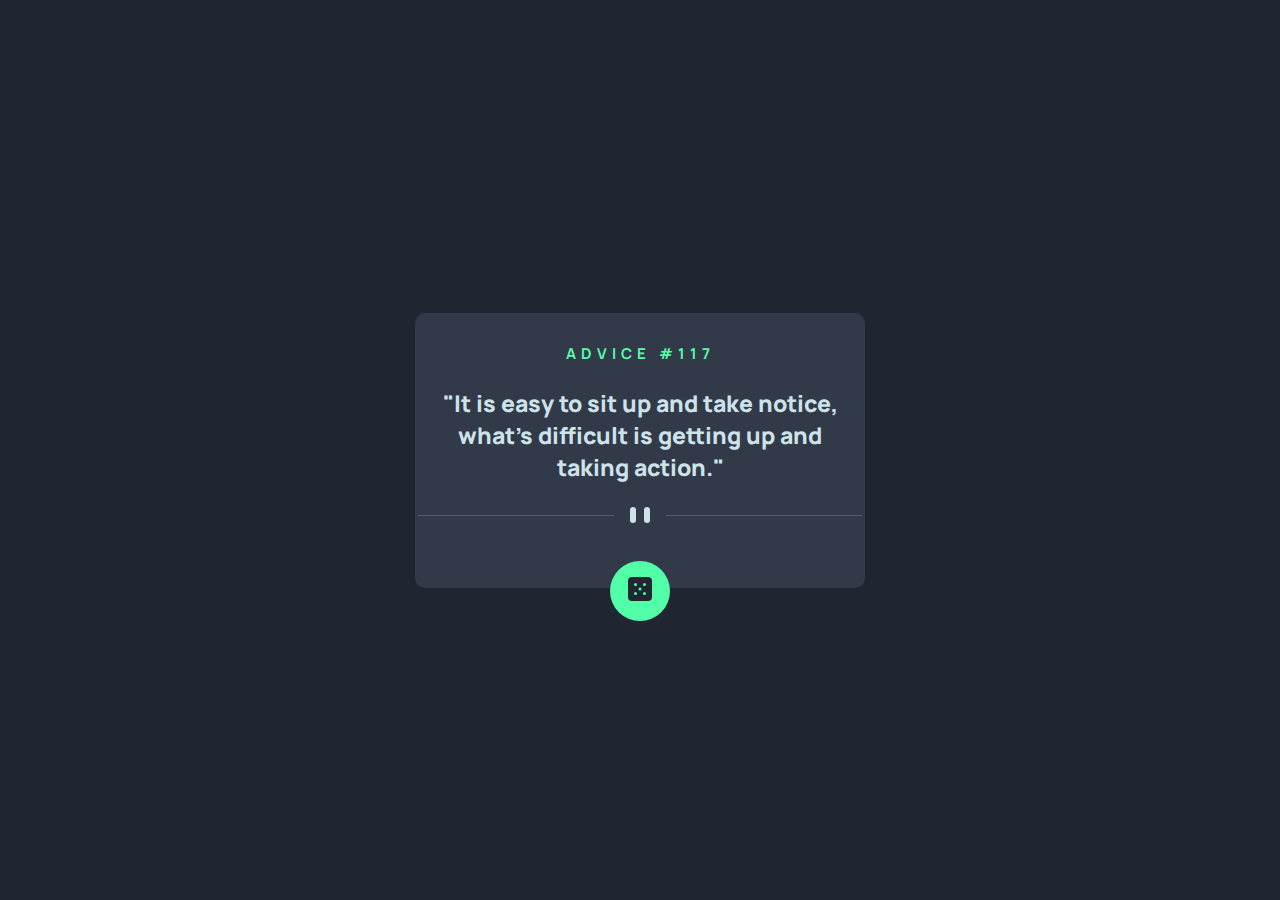
<file: advice-generator-app-main/index.html>
<!DOCTYPE html>
<html lang="en">

<head>
  <meta charset="UTF-8">
  <meta name="viewport" content="width=device-width, initial-scale=1.0">
  <meta name="description" content="Advice generator app">
  <link rel="icon" type="image/png" sizes="32x32" href="./src/images/favicon-32x32.png">
  <link rel="stylesheet" href="./src/css/reset.css">
  <link rel="stylesheet" href="./src/css/style.css">
  <title>Frontend Mentor | Advice generator app</title>
</head>

<body>
  <main class="card">
    <h2 class="advice-id">Advice #117</h2>
    <p class="advice-text">"It is easy to sit up and take notice, what's difficult is getting up and taking action."</p>
    <picture>
      <source media="(min-width: 465px)" srcset="./src/images/pattern-divider-desktop.svg">
      <img src="./src/images/pattern-divider-mobile.svg" alt="divider">
    </picture>

    <button class="dice">
      <img src="./src/images/icon-dice.svg" alt="dice icon">
    </button>
  </main>
</body>

</html>
</file>
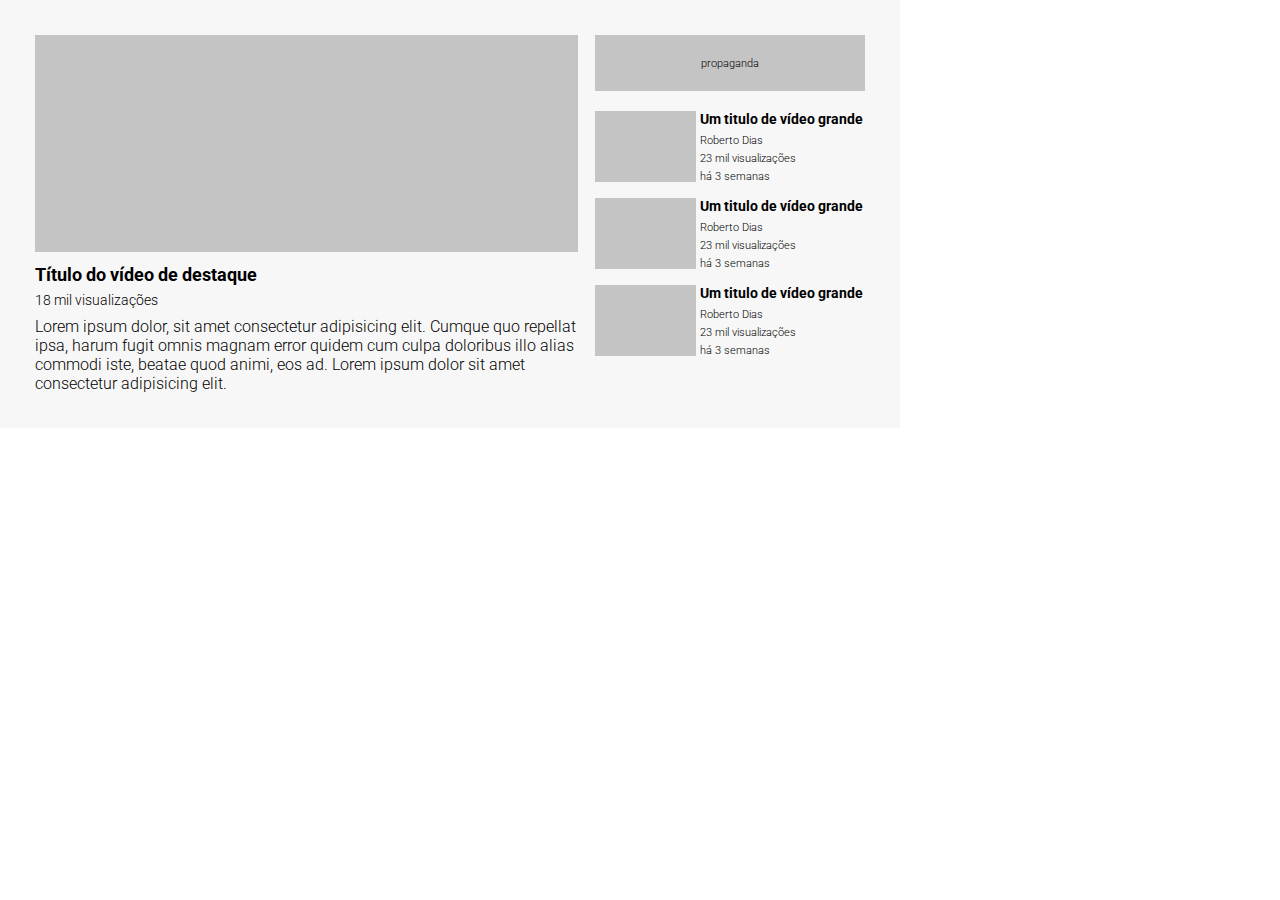
<file: exercicio-css-avancado-grid-site-estilo-youtube/index.html>
<!DOCTYPE html>
<html lang="en">

<head>
    <meta charset="UTF-8">
    <meta name="viewport" content="width=device-width, initial-scale=1.0">
    <title>Desafio CSS Avançado - Grid</title>

    <link rel="stylesheet" href="reset.css">
    <link rel="stylesheet" href="style.css">
</head>

<body>
    <main class="container">
        <section class="destaque">
            <div class="player"></div>
            <h1 class="video-titulo">Título do vídeo de destaque</h1>
            <p class="video-views">18 mil visualizações</p>
            <p class="video-descricao">Lorem ipsum dolor, sit amet consectetur adipisicing elit. Cumque quo repellat ipsa, harum fugit omnis magnam error quidem cum culpa doloribus illo alias commodi iste, beatae quod animi, eos ad. Lorem ipsum dolor sit amet consectetur adipisicing elit.</p>
        </section>
        <aside>
            <div class="anuncio">
                <p>propaganda</p>
            </div>
            <div class="recomendados">
                <div class="video-recomendado">
                    <div class="video-recomendado-thumb"></div>
                    <div class="video-recomendado-info">
                        <h2 class="video-recomendado-titulo">Um titulo de vídeo grande</h2>
                        <p class="video-recomendado-nome-canal">Roberto Dias</p>
                        <p class="video-recomendado-views">23 mil visualizações</p>
                        <p class="video-recomendado-data">há 3 semanas</p>
                    </div>
                </div>
                <div class="video-recomendado">
                    <div class="video-recomendado-thumb"></div>
                    <div class="video-recomendado-info">
                        <h2 class="video-recomendado-titulo">Um titulo de vídeo grande</h2>
                        <p class="video-recomendado-nome-canal">Roberto Dias</p>
                        <p class="video-recomendado-views">23 mil visualizações</p>
                        <p class="video-recomendado-data">há 3 semanas</p>
                    </div>
                </div>
                <div class="video-recomendado">
                    <div class="video-recomendado-thumb"></div>
                    <div class="video-recomendado-info">
                        <h2 class="video-recomendado-titulo">Um titulo de vídeo grande</h2>
                        <p class="video-recomendado-nome-canal">Roberto Dias</p>
                        <p class="video-recomendado-views">23 mil visualizações</p>
                        <p class="video-recomendado-data">há 3 semanas</p>
                    </div>
                </div>
            </div>
        </aside>
    </main>
</body>
</html>
</file>
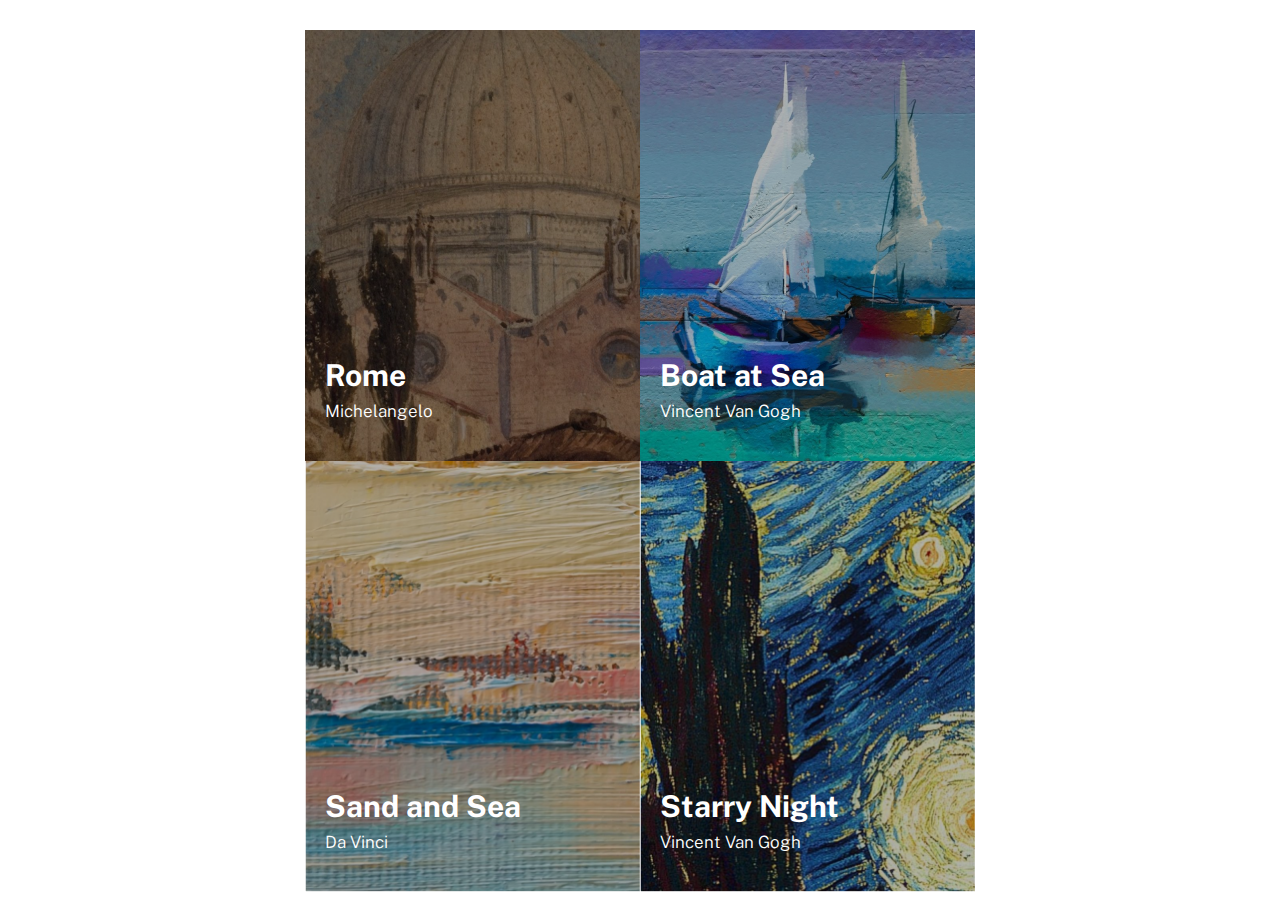
<file: lista-imagens-pinturas/index.html>
<!DOCTYPE html>
<html lang="en">

<head>
    <meta charset="UTF-8">
    <meta name="viewport" content="width=device-width, initial-scale=1.0">
    <title>Galeria de Pinturas</title>

    <link rel="stylesheet" href="src/css/reset.css">
    <link rel="stylesheet" href="./src/css/style.css">
    <link rel="stylesheet" href="./src/css/responsive.css">
    
</head>

<body>
    <main>
        <section class="pinturas">
            <div class="pintura">
                <img src="./src/img/rome.png" alt="Rome by Michelangelo">
                <div class="informacoes">
                    <h2 class="titulo">Rome</h2>
                    <h3 class="subtitulo">Michelangelo</h3>
                </div>
            </div>

            <div class="pintura">
                <img src="./src/img/boat.png" alt="Boat at Sea by Vincent Van Gogh">
                <div class="informacoes">
                    <h2 class="titulo">Boat at Sea</h2>
                    <h3 class="subtitulo">Vincent Van Gogh</h3>
                </div>
            </div>

            <div class="pintura">
                <img src="./src/img/sand-and-sea.png" alt="Sand and Sea by Da Vinci">
                <div class="informacoes">
                    <h2 class="titulo">Sand and Sea</h2>
                    <h3 class="subtitulo">Da Vinci</h3>
                </div>
            </div>

            <div class="pintura">
                <img src="./src/img/starry-night.png" alt="Starry Night by Vincent Van Gogh">
                <div class="informacoes">
                    <h2 class="titulo">Starry Night</h2>
                    <h3 class="subtitulo">Vincent Van Gogh</h3>
                </div>
            </div>
        </section>
    </main>
</body>

</html>
</file>
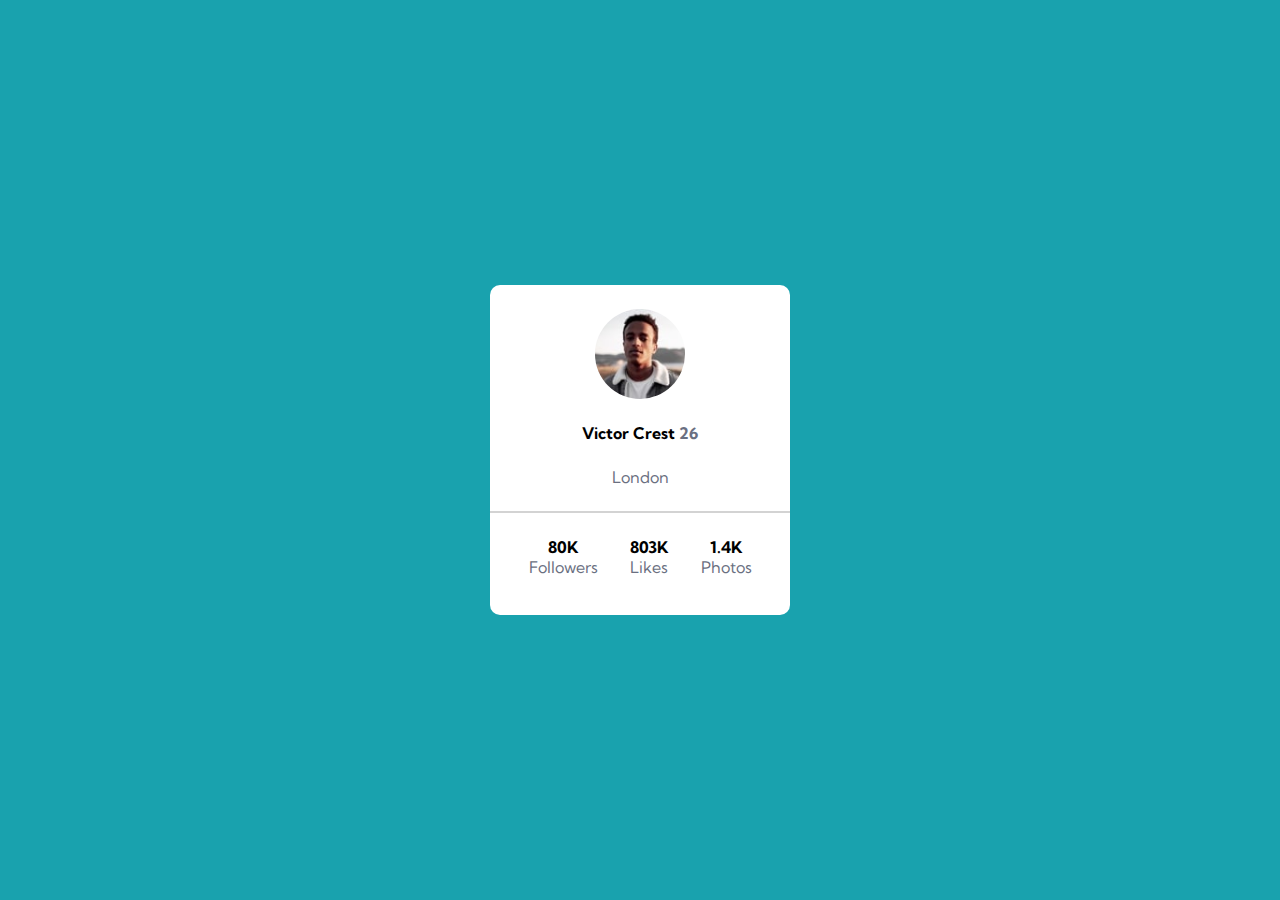
<file: profile-card-component-main/index.html>
<!DOCTYPE html>
<html lang="en">
<head>
  <meta charset="UTF-8">
  <meta name="viewport" content="width=device-width, initial-scale=1.0">
  <meta name="description" content="Profile card">
  <link rel="icon" type="image/png" sizes="32x32" href="./src/images/favicon-32x32.png">
  <link rel="stylesheet" href="./src/css/reset.css">
  <link rel="stylesheet" href="./src/css/style.css">
  <title>Frontend Mentor | Profile card component</title>
</head>
<body>
    <div class="card">
      <img src="./src/images/image-victor.jpg" alt="Profile image" class="profile-image">
  
      <div class="name-and-age">
        <p class="name">Victor Crest <span class="age">26</span></p>
      </div>

      <div class="local">
        <p>London</p>
      </div>

      <div class="numbers">
        <div>
          <p name="followers">80K</p>
          <label for="followers">Followers</label>
        </div>
        <div>
          <p name="likes">803K</p>
          <label for="likes">Likes</label>
        </div>
        <div>
          <p name="photos">1.4K</p>
          <label for="photos">Photos</label>
        </div>
      </div>
    </div>
</body>
</html>
</file>
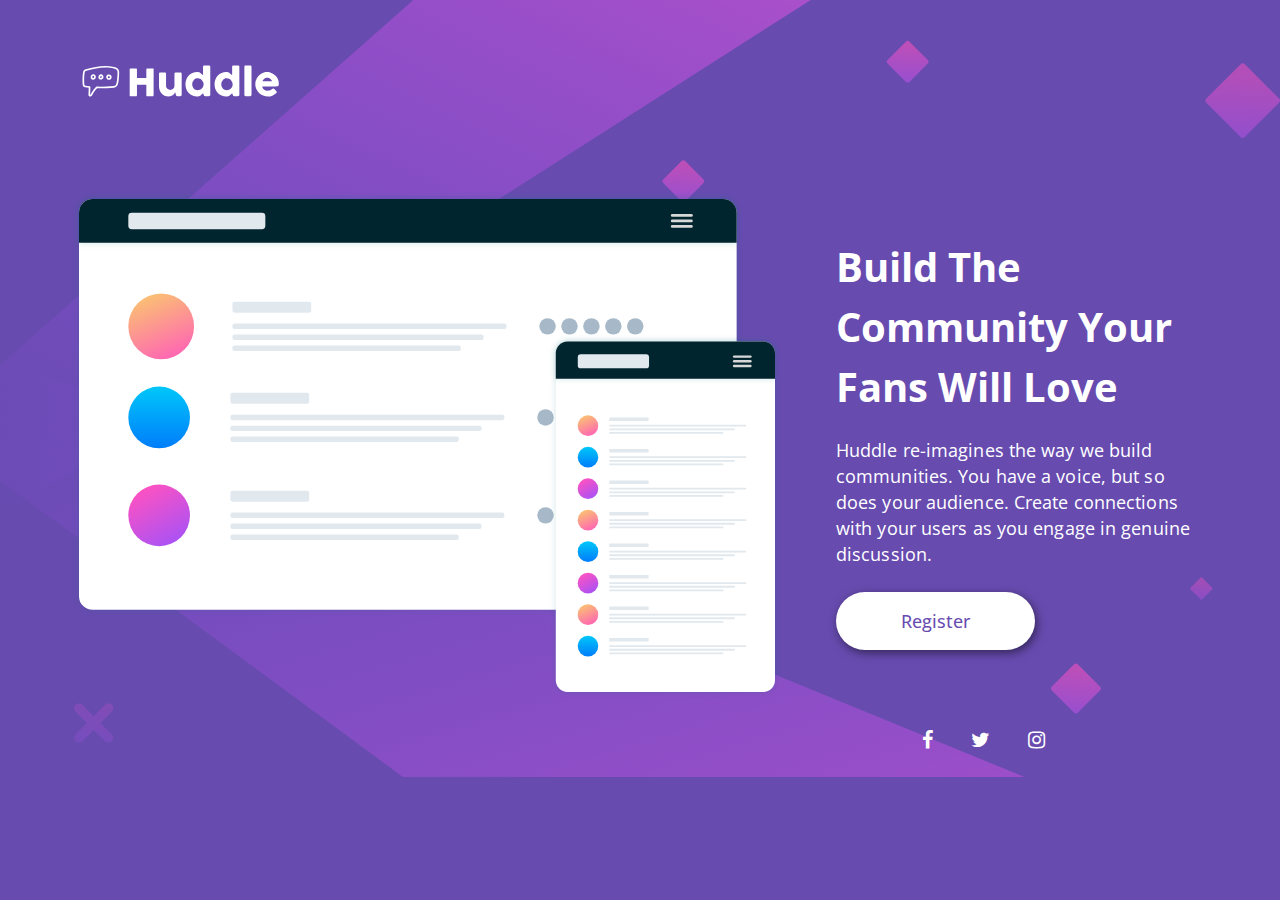
<file: projeto-huddle-base/index.html>
<!DOCTYPE html>
<html lang="en">

<head>
  <meta charset="UTF-8">
  <meta name="viewport" content="width=device-width, initial-scale=1.0">

  <link rel="icon" type="image/png" sizes="32x32" href="./images/favicon-32x32.png">

  <link rel="stylesheet" href="./src/css/reset.css">
  <link rel="stylesheet" href="./src/css/estilos.css">
  <link rel="stylesheet" href="./src/css/responsivo.css">

  <link rel="preconnect" href="https://fonts.googleapis.com">
  <link rel="preconnect" href="https://fonts.gstatic.com" crossorigin>
  <link
    href="https://fonts.googleapis.com/css2?family=Open+Sans:ital,wght@0,300..800;1,300..800&family=Poppins:ital,wght@0,100;0,200;0,300;0,400;0,500;0,600;0,700;0,800;0,900;1,100;1,200;1,300;1,400;1,500;1,600;1,700;1,800;1,900&display=swap"
    rel="stylesheet">

  <link rel="stylesheet" href="https://cdnjs.cloudflare.com/ajax/libs/font-awesome/4.7.0/css/font-awesome.min.css">

  <title>Frontend Mentor | Huddle landing page with single introductory section</title>
  </style>
</head>

<body>
  <div class="container">
    <header>
      <img src="./src/images/logo.svg" alt="huddle logo" class="logo">
    </header>
    <main>
      <div class="mockup">
        <img src="./src/images/illustration-mockups.svg" alt="">
      </div>
      <div class="info">
        <h1 class="title">Build The Community Your Fans Will Love</h1>
        <p class="text">Huddle re-imagines the way we build communities. You have a voice, but so does your audience.
          Create connections with your users as you engage in genuine discussion.</p>
        <a href="#" class="button">Register</a>
      </div>
    </main>
    <footer>
      <a href="#"><i class="fa fa-facebook"></i></a>
      <a href="#"><i class="fa fa-twitter"></i></a>
      <a href="#"><i class="fa fa-instagram"></i></a>
    </footer>
  </div>
</body>

</html>
</file>
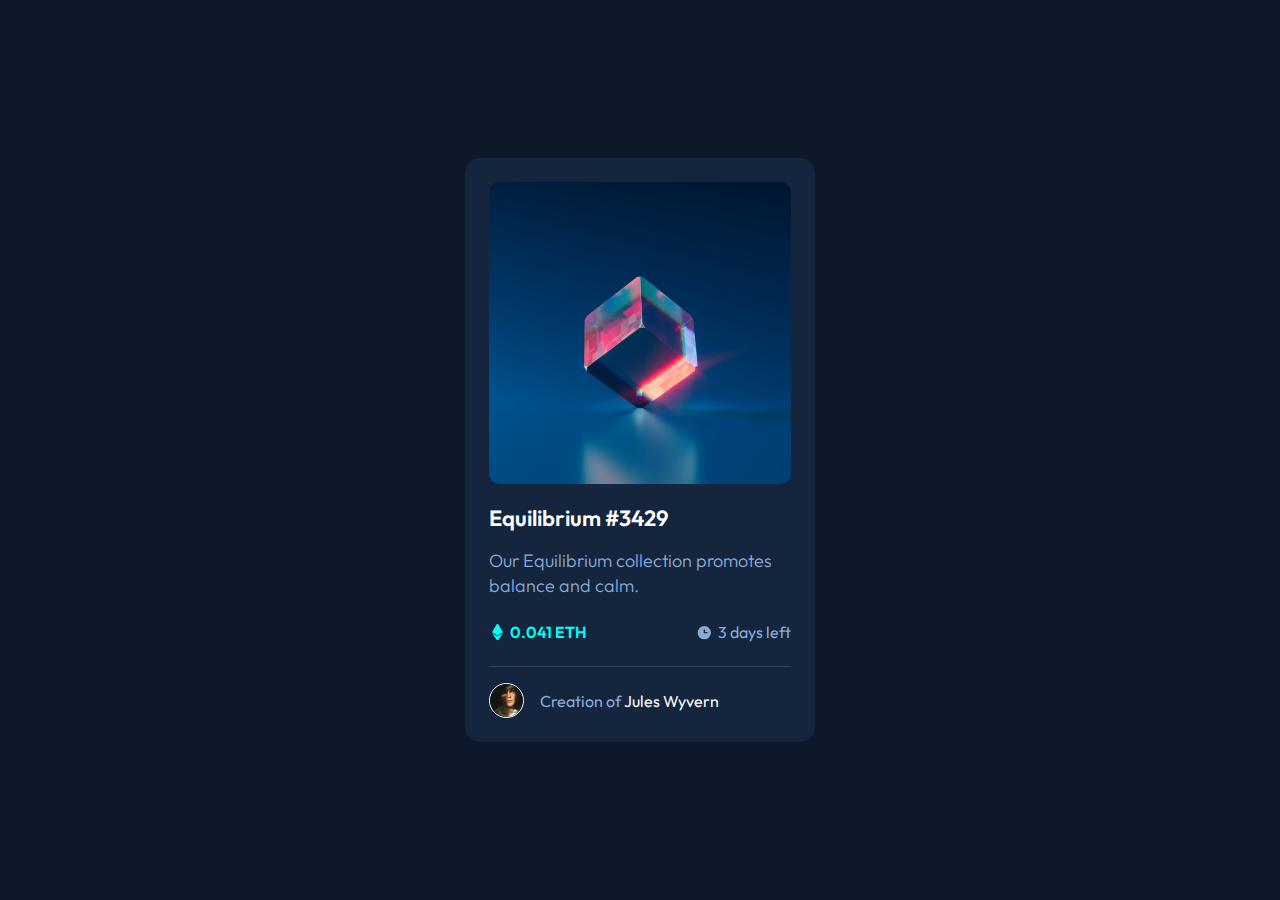
<file: WORKSHOP-NFT/index.html>
<!DOCTYPE html>
<html lang="en">

<head>
    <meta charset="UTF-8">
    <meta name="viewport" content="width=device-width, initial-scale=1.0">
    <meta name="description" content="NFT preview card component">
    <title>NFT preview card component</title>
    <link rel="shortcut icon" href="./src/images/favicon-32x32.png" type="image/x-icon">
    <link rel="stylesheet" href="./src/css/reset.css">
    <link rel="stylesheet" href="./src/css/variables.css">
    <link rel="stylesheet" href="./src/css/styles.css">
</head>

<body>
    <main class="container">
        <div class="nft-card">
            <a href="#" class="image-link">
                <img src="./src/images/image-equilibrium.jpg" alt="equilibrium nft image" class="image">
            </a>
            <a href="#" class="title-link">
                <h2 class="title">Equilibrium #3429</h2>
            </a>
            <p class="about">Our Equilibrium collection promotes balance and calm.</p>
            <div class="info">
                <p class="price">0.041 ETH</p>
                <p class="days-left">3 days left</p>
            </div>
            <div class="creator">
                <img class="avatar" src="./src/images/image-avatar.png" alt="avatar">
                <p class="text">Creation of <a href="#" class="name">Jules Wyvern</a></p>
            </div>
        </div>
    </main>
</body>

</html>
</file>
<file: advice-generator-app-main/src/css/style.css>
@import url('https://fonts.googleapis.com/css2?family=Manrope:wght@200..800&display=swap');

:root {
    --text-font: "Manrope", sans-serif;
    --text-color: hsl(193, 38%, 86%);
    --dice-color: hsl(150, 100%, 66%);
    --dice-color-hover: #53FFAB;
    --card-color: hsl(217, 19%, 24%);
    --body-color: hsl(218, 23%, 16%);
}

body {
    background-color: var(--body-color);
    font-family: var(--text-font);
    font-weight: 800;
    display: flex;
    justify-content: center;
    align-items: center;
    min-height: 100vh;
}

.card {
    display: flex;
    flex-direction: column;
    align-items: center;
    background-color: var(--card-color);
    border-radius: 10px;
    max-width: 450px;
}

.card .advice-id {
    color: var(--dice-color);
    text-transform: uppercase;
    letter-spacing: 5px;
    font-size: 15px;
    margin-top: 30px;
}

.card .advice-text {
    color: var(--text-color);
    font-size: 23px;
    text-align: center;
    padding: 23px;
}

.card picture img {
    width: 100%;
}

.card .dice {
    background-color: var(--dice-color);
    width: 60px;
    height: 60px;
    border-radius: 360px;
    border: none;
    transform: translateY(55%);
}

.card .dice:hover{
    cursor: pointer;
    box-shadow: 0 5px 15px var(--dice-color);
}

@media (max-width: 768px) {
    .card {
        max-width: 350px;
    }
  }
</file>
<file: exercicio-css-avancado-grid-site-estilo-youtube/style.css>
@import url('https://fonts.googleapis.com/css2?family=Roboto:ital,wght@0,100;0,300;0,400;0,500;0,700;0,900;1,100;1,300;1,400;1,500;1,700;1,900&display=swap');

html{
    font-family: "Roboto", sans-serif;
    font-size: 11px;
    font-weight: 300;
}

.container{
    background-color: #F7F7F7;
    max-width: 900px;
    display: grid;
    grid-template-areas: "destaque anuncio" "destaque sugeridos";
    grid-template-columns: 1fr 270px;
    grid-template-rows: 56px 1fr;
    gap: 17px;
    padding: 35px;
}

.player, .anuncio, .video-recomendado-thumb{
    background-color: #C4C4C4;
}

.destaque{
    grid-area: destaque;
}

.player{
    width: 543px;
    height: 217px;
    margin-bottom: 12px;
}

.video-titulo{
    font-size: 18px;
    font-weight: 700;
    margin-bottom: 7px;
}

.video-views{
    font-size: 14px;
    font-weight: 300;
    margin-bottom: 9px;
}

.video-descricao{
    font-size: 16px;
    font-weight: 300;
}

.anuncio{
    display: flex;
    justify-content: center;
    align-items: center;
    width: 270px;
    height: 56px;
    grid-area: anuncio;
    margin-bottom: 20px;
}

.recomendados{
    grid-area: recomendados;
    display: flex;
    flex-direction: column;
    gap: 15px;
}

.video-recomendado{
    display: flex;
    gap: 4px;
}

.video-recomendado-thumb{
    width: 101px;
    height: 71px;
}

.video-recomendado-titulo{
    font-size: 14px;
    font-weight: 700;
    margin-bottom: 7px;
}

.video-recomendado-nome-canal, .video-recomendado-views{
    margin-bottom: 5px;
}
</file>
<file: lista-imagens-pinturas/src/css/style.css>
@import url('https://fonts.googleapis.com/css2?family=Public+Sans:ital,wght@0,100..900;1,100..900&display=swap');

html{
    color: #FFFFFF;
    font-family: "Public Sans", sans-serif;
}

main{
    display: flex;
    min-height: 100vh;
    justify-content: center;
    align-items: center;
}

.pinturas{
    display: flex;
    gap: 20px;
    justify-content: center;
    flex-wrap: wrap;
}

.pinturas .pintura{
    width: 335px;
    height: 431px;
    position: relative;
}

.pinturas .pintura img{
    width: 100%;
}

.pinturas .pintura .informacoes{
    position: absolute;
    bottom: 40px;
    left: 20px;
}

.pinturas .pintura .informacoes .titulo{
    font-size: 30px;
    font-weight: 700;
    margin-bottom: 8px;
}

.pinturas .pintura .informacoes .subtitulo{
    font-size: 17px;
    font-weight: 300;
}
</file>
<file: lista-imagens-pinturas/src/css/responsive.css>
@media(max-width: 1440px) {
    .pinturas{
        max-width: 900px;
        margin: 30px 0;
        gap: 0;
    }
}
</file>
<file: profile-card-component-main/src/css/style.css>
@import url('https://fonts.googleapis.com/css2?family=Kumbh+Sans:wght@100..900&display=swap');

:root{
    --background-color: hsl(185, 75%, 39%);
    --text-color: hsl(227, 10%, 46%);
    --font: "Kumbh Sans", sans-serif;
}

body{
    background-color: var(--background-color);
    font-family: var(--font);
    display: flex;
    justify-content: center;
    align-items: center;
    min-height: 100vh;
}

.card{
    display: flex;
    flex-direction: column;
    background-color: #fff;
    width: 300px;
    height: 330px;
    border-radius: 10px;
    text-align: center;
}

.profile-image{
    border-radius: 360px;
    margin: 1.5em 0;
    width: 30%;
    align-self: center;
}

.name-and-age{
    gap: 5px;
    font-weight: 700;
    margin: 0 auto;
}

.age{
    color: var(--text-color);
}

.local{
    padding: 1.5em 0;
    border-bottom: solid 2px lightgray;
    color: var(--text-color);
}

.numbers{
    margin-top: 1.5em;
    display: flex;
    justify-content: center;
    gap: 2em;
    text-align: center;
}

.numbers p{
    font-weight: 700;
}

.numbers label{
    color: var(--text-color);
}
</file>
<file: projeto-huddle-base/src/css/estilos.css>
:root{
    --bg-color: hsl(257, 40%, 49%);
    --hover-color: hsl(300, 69%, 71%);
}

body{
    font-family: 'Open Sans', sans-serif;
    color: white;
    background-color: var(--bg-color);
    background-image: url(../images/bg-desktop.svg);
    background-size: contain;
    background-repeat: no-repeat;

    display: flex;
    justify-content: center;
}

.container{
    margin: 55px 72px;
}

header .logo{
    display: inline-block;
    max-width: 212px;
}

main{
    display: flex;
    margin-top: 80px;
    max-width: 1440px;
    gap: 55px;
}

main .info{
    max-width: 520px;
}

main .info .title{
    margin-top: 45px;
    font-size: 40px;
    line-height: 60px;
}

main .info .text{
    margin-top: 20px;
    font-size: 18px;
    line-height: 26px;
    letter-spacing: 0.1px;
}

main .info .button{
    display: inline-block;
    margin-top: 25px;
    font-size: 18px;
    background-color: white;
    padding: 17px 65px;
    border-radius: 50px;
    text-decoration: none;
    color: var(--bg-color);
    font-weight: 450;box-shadow: 2px 3px 10px rgba(0, 0, 0, 0.5);
}

main .info .button:hover{
    color: white;
    background-color: var(--hover-color);
}

footer{
    display: flex;
    justify-content: flex-end;
    align-items: center;
    font-size: 20px;
    padding: 23px;
    gap: 38px;
    margin-right: 140px;
}

footer a{
    color: white;

}

footer a:hover{
    color: white;
    color: var(--hover-color);
}
</file>
<file: projeto-huddle-base/src/css/responsivo.css>
@media (max-width: 750px) {

    body{
        background-image: url(../images/bg-mobile.svg);
    }

    header .logo{
        display: inline-block;
        max-width: 255px;
        margin-top: 10px;
    }
    main{
        flex-direction: column;
        align-items: center;
        text-align: center;
        max-width: 750px;
        margin-top: 115px;
    }

    main .mockup img{
        max-width: 600px;
    }
    
    main .info{
        max-width: 550px;
    }

    main .info .title{
        margin-top: 65px;
        font-size: 48px;
        line-height: 66px;
    }
    
    main .info .text{
        margin-top: 40px;
        font-size: 28px;
        line-height: 45px;
        letter-spacing: 0.1px;
    }

    main .info .button{
        margin-top: 57px;
        font-size: 28px;
        padding: 21px 148px;
    }

    footer{
        justify-content: center;
        margin-right: 0;
        font-size: 32px;
        margin-top: 110px;
        gap: 50px;
    }

}
</file>
<file: WORKSHOP-NFT/src/css/variables.css>
:root{
    /*font colors*/
    --primary-soft: hsl(215, 51%, 70%);
    --primary-medium: hsl(178, 100%, 50%);
    --anchor: hsl(0, 0%, 100%);
 
    /*background colors*/
    --main-bg: hsl(217, 54%, 11%);
    --card-bg: hsl(216, 50%, 16%);

    /*line color*/
    --line: hsl(215, 32%, 27%);
}
</file>
<file: WORKSHOP-NFT/src/css/styles.css>
@import url('https://fonts.googleapis.com/css2?family=Outfit:wght@100..900&display=swap');

body{
    font-family: "Outfit", sans-serif;
    color: var(--primary-soft);
    background-color: var(--main-bg);
}

.container{
    display: flex;
    justify-content: center;
    align-items: center;
    height: 100vh;
}

.nft-card {
    max-width: 350px;
    background-color: var(--card-bg);
    border-radius: 15px;
    padding: 24px;
}

.nft-card .image-link {
    display: flex;
    position: relative;
}

.nft-card .image-link::before{
    content: '';
    background-color: var(--primary-medium);
    width: 100%;
    height: 100%;
    position: absolute;
    border-radius: 10px;
    opacity: 0;
    transition: 0.3s ease-in-out;
}

.nft-card .image-link::after{
    content: '';
    background: url(../images/icon-view.svg) no-repeat center;
    width: 100%;
    height: 100%;
    position: absolute;
    opacity: 0;
    transition: 0.3s ease-in-out;
}

.nft-card .image-link:hover::before{
    opacity: 0.4;
}

.nft-card .image-link:hover::after{
    opacity: 1;
}

.nft-card .image-link .image{
    width: 100%;
    border-radius: 10px;
}

.nft-card .title-link .title{
    display: inline-block;
    font-size: 22px;
    font-weight: 600;
    color: white;
    margin-top: 20px;
    transition: 0.3s ease-in-out;
}

.nft-card .title-link .title:hover{
    color: var(--primary-medium);
}

.nft-card .about{
    font-size: 18px;
    font-weight: 300;
    line-height: 25px;
    margin-top: 16px;
}

.nft-card .info{
    display: flex;
    justify-content: space-between;
    margin-top: 24px;
}

.nft-card .info .price{
    color: var(--primary-medium);
    font-size: 16px;
    font-weight: 600;
    display: flex;
    align-items: center;
    gap: 5px;
}

.nft-card .info .price::before{
    content: '';
    background-image: url(../images/icon-ethereum.svg);
    background-repeat: no-repeat;
    background-position: center;
    display: inline-block;
    width: 16px;
    height: 16px;
}


.nft-card .info .days-left{
    font-size: 16px;
    font-weight: 400;
    display: flex;
    align-items: center;
    gap: 5px;
}

.nft-card .info .days-left::before{
    content: '';
    background-image: url(../images/icon-clock.svg);
    background-repeat: no-repeat;
    background-position: center;
    display: inline-block;
    width: 18px;
    height: 18px;
}

.nft-card .creator{
    display: flex;
    align-items: center;
    gap: 16px;
    margin-top: 24px;
    border-top: solid 1px var(--line);
    padding-top: 16px;
}

.nft-card .creator .avatar{
    max-width: 35px;
    border: 1px solid white;
    border-radius: 50%;
}

.nft-card .creator .text .name{
    color: white;
    transition: 0.3s ease-in-out;
}

.nft-card .creator .text .name:hover{
    color: var(--primary-medium);
}
</file>
